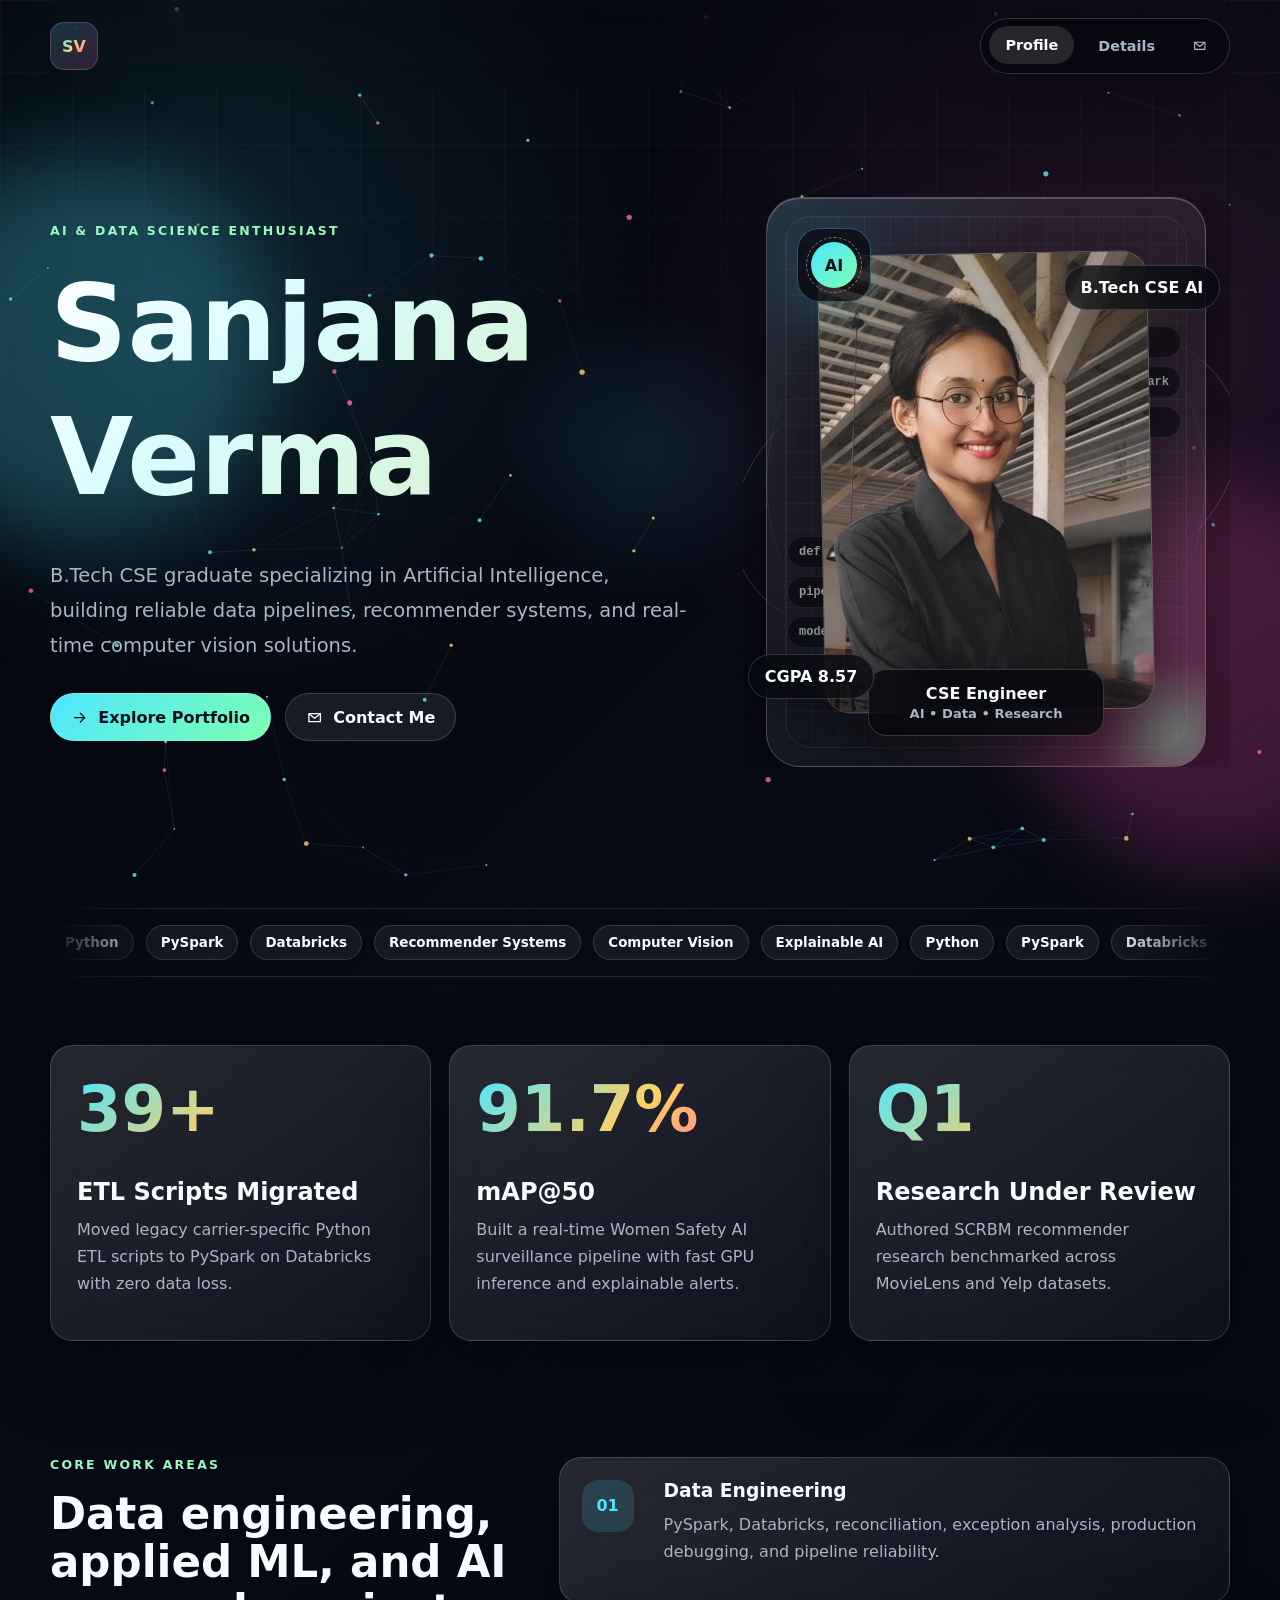
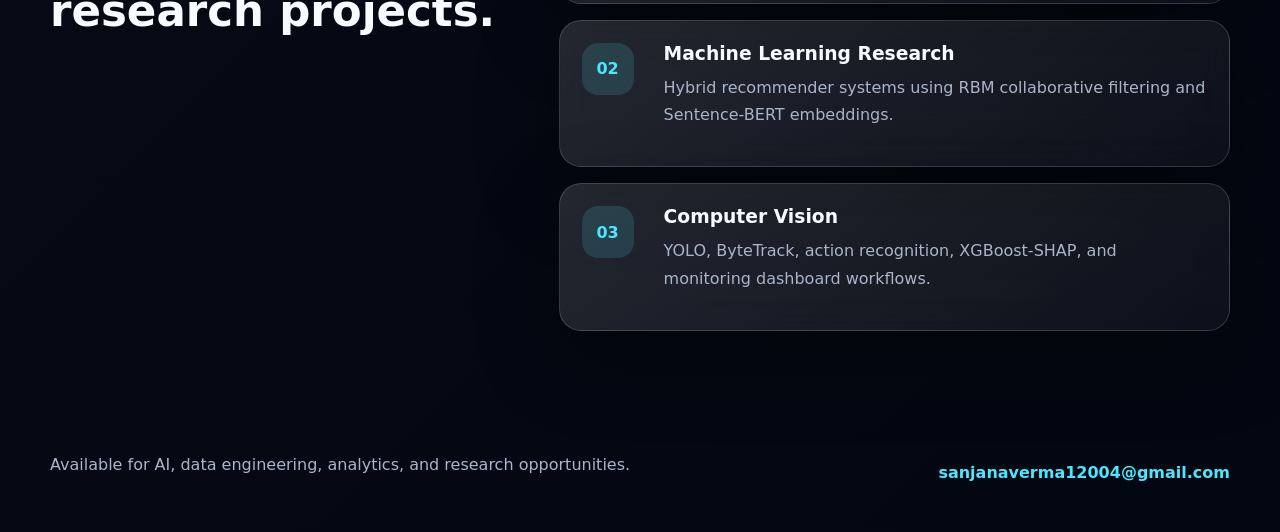
<file: index.html>
<!DOCTYPE html>
<html lang="en">
<head>
  <meta charset="UTF-8" />
  <meta name="viewport" content="width=device-width, initial-scale=1.0" />
  <title>Sanjana Verma | AI & Data Science Portfolio</title>
  <meta name="description" content="Creative portfolio of Sanjana Verma, B.Tech CSE (AI) graduate and AI & Data Science enthusiast." />
  <meta property="og:title" content="Sanjana Verma | AI & Data Science Portfolio" />
  <meta property="og:description" content="Creative portfolio of Sanjana Verma, B.Tech CSE (AI) graduate and AI & Data Science enthusiast." />
  <meta property="og:image" content="assets/sanjana-verma.jpg" />
  <meta property="og:type" content="website" />
  <link rel="stylesheet" href="styles.css" />
</head>
<body>
  <div id="scroll-progress"></div>
  <canvas id="neural-bg" aria-hidden="true"></canvas>
  <div class="ambient ambient-one"></div>
  <div class="ambient ambient-two"></div>

  <header class="site-header">
    <a class="brand" href="index.html" aria-label="Sanjana Verma home">
      <span>SV</span>
    </a>
    <nav class="nav-links" aria-label="Primary navigation">
      <a href="index.html" class="active">Profile</a>
      <a href="details.html">Details</a>
      <a class="nav-icon" href="mailto:sanjanaverma12004@gmail.com" aria-label="Email Sanjana Verma">
        <svg viewBox="0 0 24 24" aria-hidden="true">
          <path d="M4 6.5h16v11H4z"></path>
          <path d="m4.5 7 7.5 6 7.5-6"></path>
        </svg>
      </a>
    </nav>
  </header>

  <main>
    <section class="hero">
      <div class="hero-copy reveal">
        <p class="eyebrow">AI & Data Science Enthusiast</p>
        <h1 data-typewriter>Sanjana Verma</h1>
        <p class="lead">
          B.Tech CSE graduate specializing in Artificial Intelligence, building reliable data pipelines,
          recommender systems, and real-time computer vision solutions.
        </p>
        <div class="hero-actions">
          <a class="button primary" href="details.html">
            <svg viewBox="0 0 24 24" aria-hidden="true">
              <path d="M5 12h14"></path>
              <path d="m13 6 6 6-6 6"></path>
            </svg>
            Explore Portfolio
          </a>
          <a class="button ghost" href="mailto:sanjanaverma12004@gmail.com">
            <svg viewBox="0 0 24 24" aria-hidden="true">
              <path d="M4 6.5h16v11H4z"></path>
              <path d="m4.5 7 7.5 6 7.5-6"></path>
            </svg>
            Contact Me
          </a>
        </div>
      </div>

      <div class="portrait-stage reveal">
        <div class="orbit orbit-one"></div>
        <div class="orbit orbit-two"></div>
        <div class="hero-tech-card">
          <div class="cse-logo" aria-label="CSE AI logo">
            <span class="logo-core">AI</span>
            <span class="logo-ring"></span>
          </div>
          <div class="code-rail rail-left">
            <span>def build_future():</span>
            <span>pipeline.run()</span>
            <span>model.explain()</span>
          </div>
          <div class="code-rail rail-right">
            <span>SQL</span>
            <span>PySpark</span>
            <span>CV</span>
          </div>
          <div class="portrait-card">
            <img src="assets/sanjana-verma.jpg" alt="Portrait of Sanjana Verma" />
          </div>
          <div class="card-caption">
            <strong>CSE Engineer</strong>
            <span>AI • Data • Research</span>
          </div>
        </div>
        <div class="status-chip chip-top">B.Tech CSE AI</div>
        <div class="status-chip chip-bottom">CGPA 8.57</div>
      </div>
    </section>

    <section class="tech-marquee" aria-label="Technical focus areas">
      <div>
        <span>Python</span>
        <span>PySpark</span>
        <span>Databricks</span>
        <span>Recommender Systems</span>
        <span>Computer Vision</span>
        <span>Explainable AI</span>
        <span>Python</span>
        <span>PySpark</span>
        <span>Databricks</span>
        <span>Recommender Systems</span>
        <span>Computer Vision</span>
        <span>Explainable AI</span>
      </div>
    </section>

    <section class="snapshot">
      <article class="glass-panel reveal">
        <span class="panel-number" data-count="40" data-suffix="+">0</span>
        <h2>ETL Scripts Migrated</h2>
        <p>Moved legacy carrier-specific Python ETL scripts to PySpark on Databricks with zero data loss.</p>
      </article>
      <article class="glass-panel reveal">
        <span class="panel-number" data-count="93.5" data-suffix="%">0</span>
        <h2>mAP@50</h2>
        <p>Built a real-time Women Safety AI surveillance pipeline with fast GPU inference and explainable alerts.</p>
      </article>
      <article class="glass-panel reveal">
        <span class="panel-number">Q1</span>
        <h2>Research Under Review</h2>
        <p>Authored SCRBM recommender research benchmarked across MovieLens and Yelp datasets.</p>
      </article>
    </section>

    <section class="intro-grid">
      <div class="section-heading reveal">
        <p class="eyebrow">Core Work Areas</p>
        <h2>Data engineering, applied ML, and AI research projects.</h2>
      </div>
      <div class="focus-list">
        <article class="focus-item reveal">
          <span>01</span>
          <div>
            <h3>Data Engineering</h3>
            <p>PySpark, Databricks, reconciliation, exception analysis, production debugging, and pipeline reliability.</p>
          </div>
        </article>
        <article class="focus-item reveal">
          <span>02</span>
          <div>
            <h3>Machine Learning Research</h3>
            <p>Hybrid recommender systems using RBM collaborative filtering and Sentence-BERT embeddings.</p>
          </div>
        </article>
        <article class="focus-item reveal">
          <span>03</span>
          <div>
            <h3>Computer Vision</h3>
            <p>YOLO, ByteTrack, action recognition, XGBoost-SHAP, and monitoring dashboard workflows.</p>
          </div>
        </article>
      </div>
    </section>
  </main>

  <button id="back-to-top" aria-label="Back to top">
    <svg viewBox="0 0 24 24" aria-hidden="true">
      <path d="M12 19V5"></path>
      <path d="m5 12 7-7 7 7"></path>
    </svg>
  </button>

  <footer class="footer">
    <p>Available for AI, data engineering, analytics, and research opportunities.</p>
    <a href="mailto:sanjanaverma12004@gmail.com">sanjanaverma12004@gmail.com</a>
  </footer>

  <script src="script.js"></script>
</body>
</html>
</file>
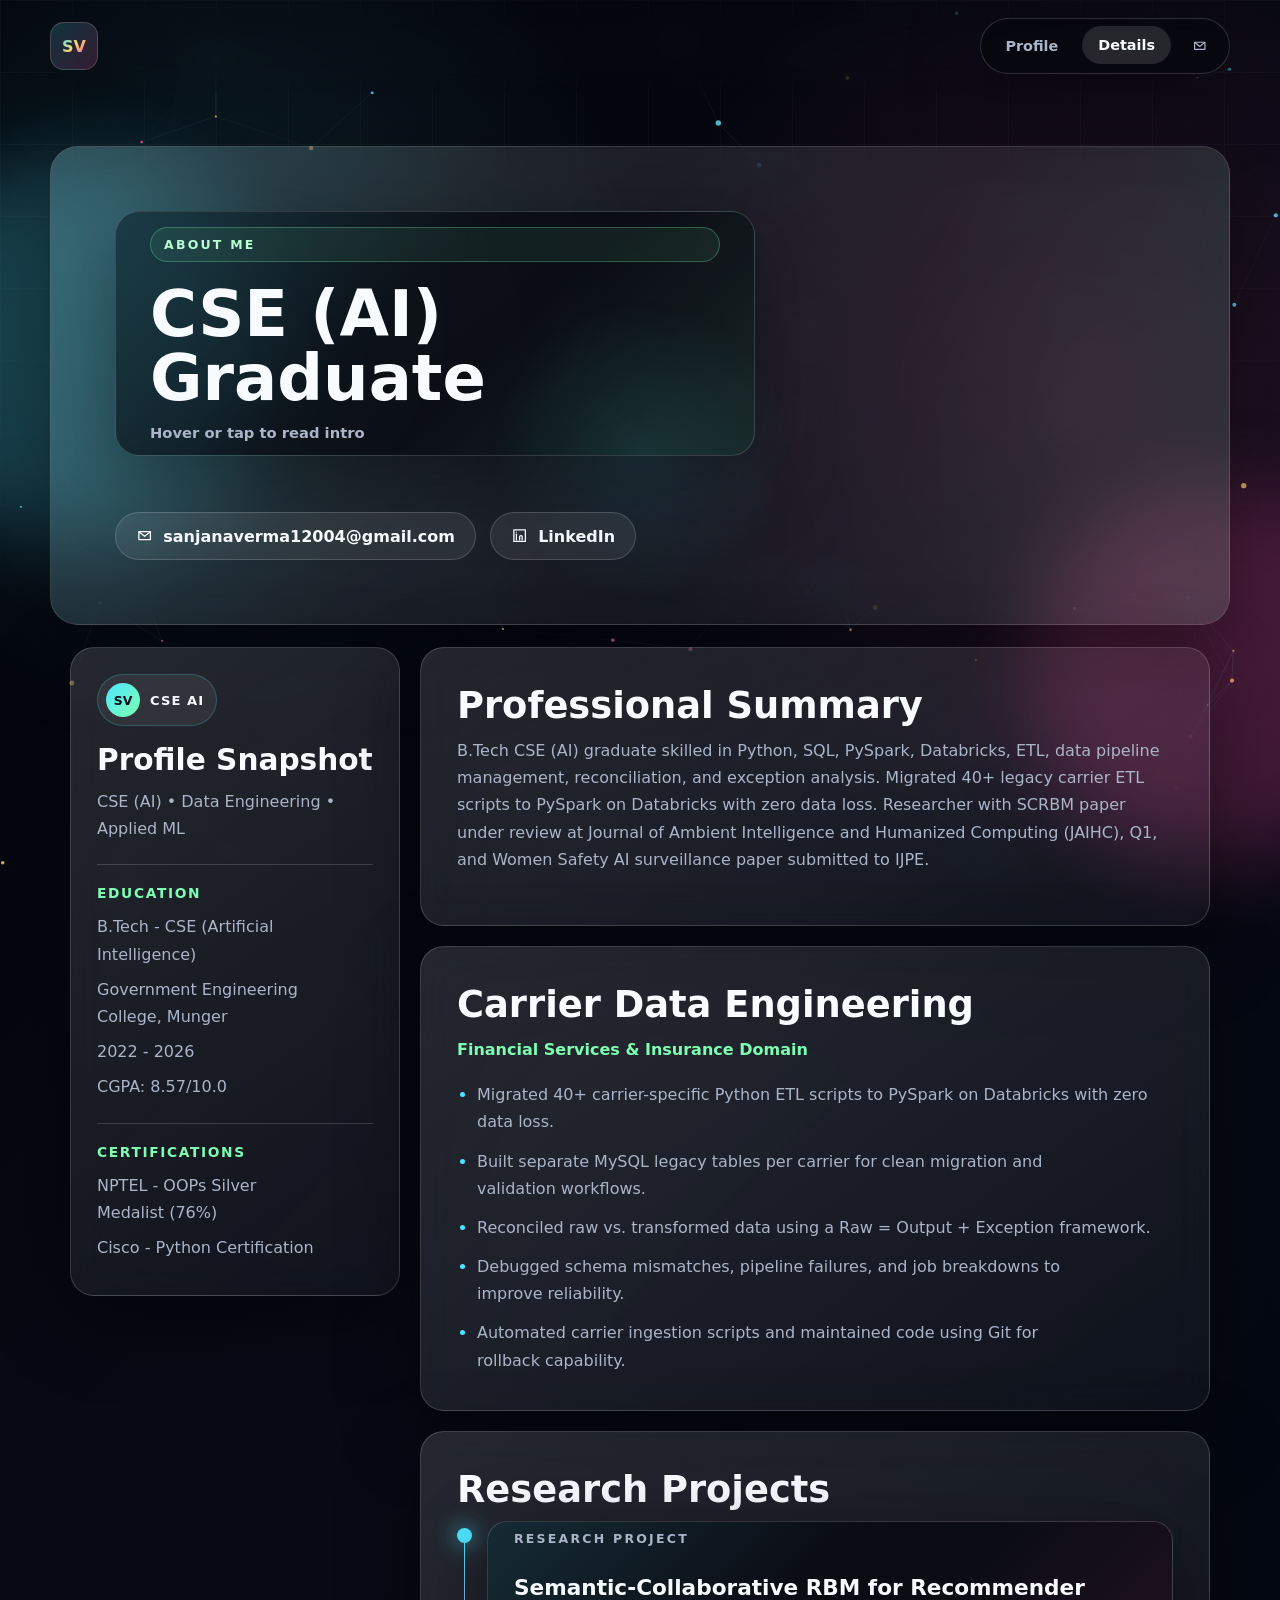
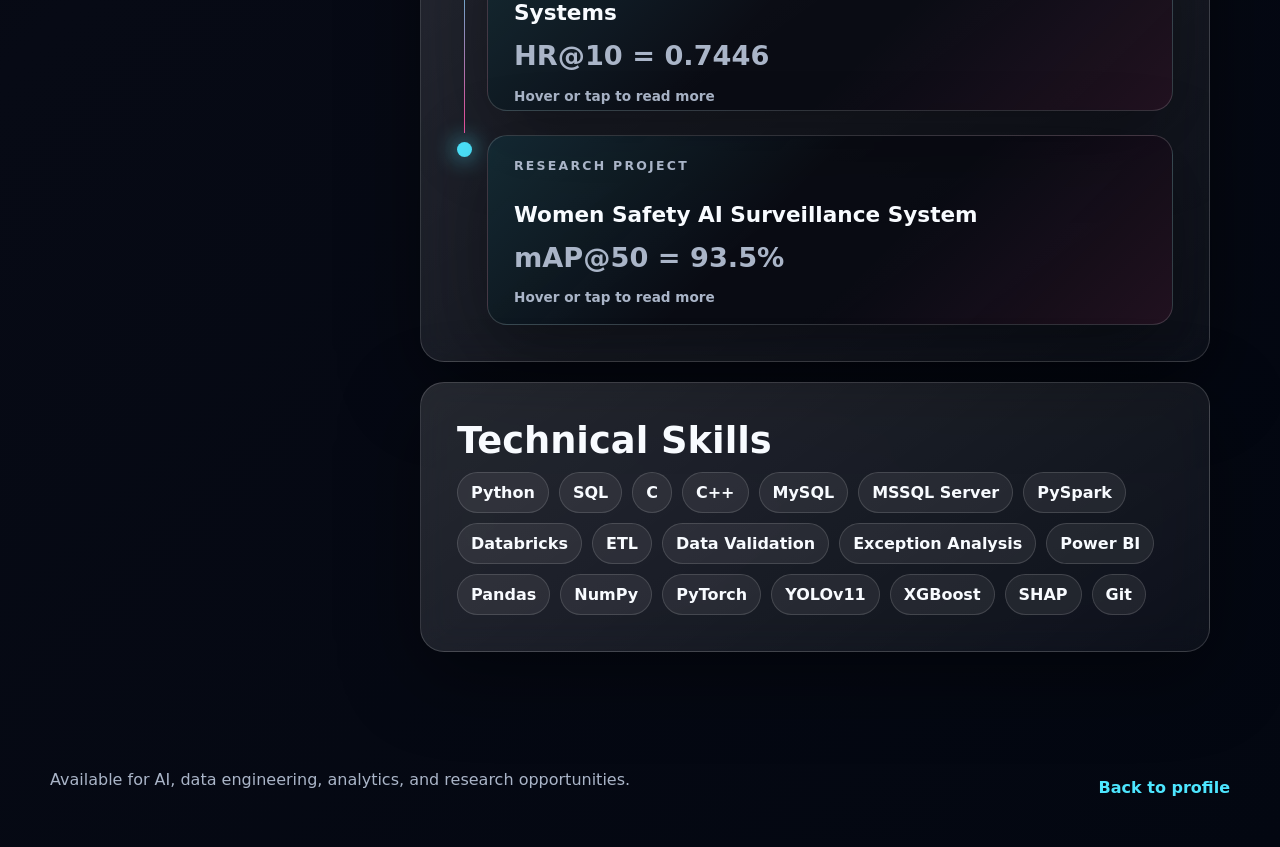
<file: details.html>
<!DOCTYPE html>
<html lang="en">
<head>
  <meta charset="UTF-8" />
  <meta name="viewport" content="width=device-width, initial-scale=1.0" />
  <title>Sanjana Verma | Portfolio Details</title>
  <meta name="description" content="Detailed portfolio and resume information for Sanjana Verma." />
  <meta property="og:title" content="Sanjana Verma | Portfolio Details" />
  <meta property="og:description" content="Detailed portfolio and resume information for Sanjana Verma." />
  <meta property="og:image" content="assets/sanjana-verma.jpg" />
  <meta property="og:type" content="website" />
  <link rel="stylesheet" href="styles.css" />
</head>
<body>
  <div id="scroll-progress"></div>
  <canvas id="neural-bg" aria-hidden="true"></canvas>
  <div class="ambient ambient-one"></div>
  <div class="ambient ambient-two"></div>

  <header class="site-header">
    <a class="brand" href="index.html" aria-label="Sanjana Verma home">
      <span>SV</span>
    </a>
    <nav class="nav-links" aria-label="Primary navigation">
      <a href="index.html">Profile</a>
      <a href="details.html" class="active">Details</a>
      <a class="nav-icon" href="mailto:sanjanaverma12004@gmail.com" aria-label="Email Sanjana Verma">
        <svg viewBox="0 0 24 24" aria-hidden="true">
          <path d="M4 6.5h16v11H4z"></path>
          <path d="m4.5 7 7.5 6 7.5-6"></path>
        </svg>
      </a>
    </nav>
  </header>

  <main class="details-main">
    <section class="details-hero reveal">
      <div class="intro-flip-card" tabindex="0" aria-label="Flip profile introduction card">
        <div class="intro-flip-inner">
          <div class="intro-face intro-front">
            <p class="eyebrow">About Me</p>
            <h1>CSE (AI) Graduate</h1>
            <span>Hover or tap to read intro</span>
          </div>
          <div class="intro-face intro-back">
            <p class="eyebrow">Quick Intro</p>
            <p>
              I am a B.Tech CSE graduate specializing in Artificial Intelligence.
              My work includes PySpark data pipelines, SQL-based validation, recommender
              systems, and real-time computer vision research.
            </p>
          </div>
        </div>
      </div>
      <div class="contact-strip">
        <a href="mailto:sanjanaverma12004@gmail.com">
          <svg viewBox="0 0 24 24" aria-hidden="true">
            <path d="M4 6.5h16v11H4z"></path>
            <path d="m4.5 7 7.5 6 7.5-6"></path>
          </svg>
          sanjanaverma12004@gmail.com
        </a>
        <a href="https://linkedin.com/in/sanjana-verma-73bb36316">
          <svg viewBox="0 0 24 24" aria-hidden="true">
            <path d="M7.5 10v8"></path>
            <path d="M7.5 7v.1"></path>
            <path d="M12 18v-4.4c0-2.2 3.5-2.4 3.5 0V18"></path>
            <path d="M4 4h16v16H4z"></path>
          </svg>
          LinkedIn
        </a>
      </div>
    </section>

    <section class="resume-layout">
      <aside class="profile-sidebar reveal">
        <div class="mini-logo">
          <span>SV</span>
          <strong>CSE AI</strong>
        </div>
        <h2>Profile Snapshot</h2>
        <p>CSE (AI) • Data Engineering • Applied ML</p>
        <div class="sidebar-block">
          <h3>Education</h3>
          <p>B.Tech - CSE (Artificial Intelligence)</p>
          <p>Government Engineering College, Munger</p>
          <p>2022 - 2026</p>
          <p>CGPA: 8.57/10.0</p>
        </div>
        <div class="sidebar-block">
          <h3>Certifications</h3>
          <p>NPTEL - OOPs Silver Medalist (76%)</p>
          <p>Cisco - Python Certification</p>
        </div>
      </aside>

      <div class="resume-content">
        <section class="resume-section reveal">
          <h2>Professional Summary</h2>
          <p>
            B.Tech CSE (AI) graduate skilled in Python, SQL, PySpark, Databricks, ETL,
            data pipeline management, reconciliation, and exception analysis. Migrated 40+ legacy
            carrier ETL scripts to PySpark on Databricks with zero data loss. Researcher with SCRBM
            paper under review at Journal of Ambient Intelligence and Humanized Computing (JAIHC), Q1,
            and Women Safety AI surveillance paper submitted to IJPE.
          </p>
        </section>

        <section class="resume-section reveal">
          <h2>Carrier Data Engineering</h2>
          <p class="muted">Financial Services & Insurance Domain</p>
          <ul class="accent-list">
            <li>Migrated 40+ carrier-specific Python ETL scripts to PySpark on Databricks with zero data loss.</li>
            <li>Built separate MySQL legacy tables per carrier for clean migration and validation workflows.</li>
            <li>Reconciled raw vs. transformed data using a Raw = Output + Exception framework.</li>
            <li>Debugged schema mismatches, pipeline failures, and job breakdowns to improve reliability.</li>
            <li>Automated carrier ingestion scripts and maintained code using Git for rollback capability.</li>
          </ul>
        </section>

        <section class="resume-section reveal">
          <h2>Research Projects</h2>
          <div class="timeline">
            <article>
              <span></span>
              <div class="research-flip-card" tabindex="0" aria-label="Flip card: Semantic-Collaborative RBM for Recommender Systems">
                <div class="research-flip-inner">
                  <div class="research-face research-front">
                    <p class="eyebrow">Research Project</p>
                    <h3>Semantic-Collaborative RBM for Recommender Systems</h3>
                    <p class="research-stat">HR@10 = 0.7446</p>
                    <span>Hover or tap to read more</span>
                  </div>
                  <div class="research-face research-back">
                    <h3>Semantic-Collaborative RBM for Recommender Systems</h3>
                    <p>
                      Engineered SCRBM and SCRBM+, hybrid ML architectures combining RBM collaborative
                      filtering with Sentence-BERT embeddings. Benchmarked across MovieLens 100K, 1M, 10M,
                      and Yelp2020.
                    </p>
                    <p>
                      Ranked 1st among 10 SOTA models, including HR@10 = 0.7446 on MovieLens 1M,
                      +18.1% over LightGCN with p &lt; 0.001.
                    </p>
                  </div>
                </div>
              </div>
            </article>
            <article>
              <span></span>
              <div class="research-flip-card" tabindex="0" aria-label="Flip card: Women Safety AI Surveillance System">
                <div class="research-flip-inner">
                  <div class="research-face research-front">
                    <p class="eyebrow">Research Project</p>
                    <h3>Women Safety AI Surveillance System</h3>
                    <p class="research-stat">mAP@50 = 93.5%</p>
                    <span>Hover or tap to read more</span>
                  </div>
                  <div class="research-face research-back">
                    <h3>Women Safety AI Surveillance System</h3>
                    <p>
                      Built a 4-stage real-time pipeline using YOLOv11l, ByteTrack, R(2+1)D-18,
                      and XGBoost-SHAP, achieving mAP@50 = 93.5% and 81 FPS on GPU.
                    </p>
                    <p>
                      Engineered the AURA risk-fusion module for Safe, Suspicious, and Critical alerts,
                      with 5-fold CV F1 = 0.913 and a full-stack monitoring dashboard.
                    </p>
                  </div>
                </div>
              </div>
            </article>
          </div>
        </section>

        <section class="resume-section reveal">
          <h2>Technical Skills</h2>
          <div class="skill-cloud">
            <span>Python</span>
            <span>SQL</span>
            <span>C</span>
            <span>C++</span>
            <span>MySQL</span>
            <span>MSSQL Server</span>
            <span>PySpark</span>
            <span>Databricks</span>
            <span>ETL</span>
            <span>Data Validation</span>
            <span>Exception Analysis</span>
            <span>Power BI</span>
            <span>Pandas</span>
            <span>NumPy</span>
            <span>PyTorch</span>
            <span>YOLOv11</span>
            <span>XGBoost</span>
            <span>SHAP</span>
            <span>Git</span>
          </div>
        </section>
      </div>
    </section>
  </main>

  <button id="back-to-top" aria-label="Back to top">
    <svg viewBox="0 0 24 24" aria-hidden="true">
      <path d="M12 19V5"></path>
      <path d="m5 12 7-7 7 7"></path>
    </svg>
  </button>

  <footer class="footer">
    <p>Available for AI, data engineering, analytics, and research opportunities.</p>
    <a href="index.html">Back to profile</a>
  </footer>

  <script src="script.js"></script>
</body>
</html>
</file>
<file: styles.css>
:root {
  --bg: #05060d;
  --bg-soft: #0b1020;
  --panel: rgba(255, 255, 255, 0.08);
  --panel-strong: rgba(255, 255, 255, 0.13);
  --line: rgba(255, 255, 255, 0.16);
  --text: #f8fbff;
  --muted: #aab5c8;
  --cyan: #4de6ff;
  --rose: #ff4fa3;
  --gold: #ffd166;
  --green: #7dffb2;
  --violet: #a78bfa;
  --shadow: 0 24px 80px rgba(0, 0, 0, 0.42);
  --surface-rgb: 5, 6, 13;
  --font-body: "Aptos", "Segoe UI Variable Text", "Segoe UI", system-ui, -apple-system, BlinkMacSystemFont, sans-serif;
  --font-display: "Aptos Display", "Segoe UI Variable Display", "Segoe UI", system-ui, -apple-system, BlinkMacSystemFont, sans-serif;
  --font-code: "Cascadia Code", Consolas, "Courier New", monospace;
  --body-grad: radial-gradient(circle at 16% 12%, rgba(77, 230, 255, 0.12), transparent 28rem),
    radial-gradient(circle at 86% 16%, rgba(255, 79, 163, 0.12), transparent 30rem),
    linear-gradient(135deg, #03040a 0%, #070a15 45%, #030711 100%);
  --grid-line: rgba(255, 255, 255, 0.04);
}

* {
  box-sizing: border-box;
}

html {
  scroll-behavior: smooth;
}

body {
  min-height: 100vh;
  margin: 0;
  overflow-x: hidden;
  background: var(--body-grad);
  color: var(--text);
  font-family: var(--font-body);
  letter-spacing: 0;
  transition: background 0.4s ease, color 0.4s ease;
}

body,
button,
input,
textarea {
  -webkit-font-smoothing: antialiased;
  text-rendering: optimizeLegibility;
}

body::before {
  content: "";
  position: fixed;
  inset: 0;
  pointer-events: none;
  background-image:
    linear-gradient(var(--grid-line) 1px, transparent 1px),
    linear-gradient(90deg, var(--grid-line) 1px, transparent 1px);
  background-size: 72px 72px;
  mask-image: linear-gradient(to bottom, rgba(0, 0, 0, 0.9), transparent 78%);
  z-index: -2;
}

a {
  color: inherit;
  text-decoration: none;
}

#neural-bg {
  position: fixed;
  inset: 0;
  width: 100vw;
  height: 100vh;
  z-index: -3;
}

.ambient {
  position: fixed;
  width: 24rem;
  height: 24rem;
  border-radius: 50%;
  filter: blur(42px);
  opacity: 0.22;
  pointer-events: none;
  z-index: -1;
  animation: drift 12s ease-in-out infinite alternate;
}

.ambient-one {
  left: -7rem;
  top: 10rem;
  background: var(--cyan);
}

.ambient-two {
  right: -8rem;
  bottom: 2rem;
  background: var(--rose);
  animation-delay: -5s;
}

.site-header {
  position: sticky;
  top: 0;
  z-index: 10;
  display: flex;
  align-items: center;
  justify-content: space-between;
  width: min(1180px, calc(100% - 40px));
  margin: 0 auto;
  padding: 18px 0;
  backdrop-filter: blur(16px);
}

.brand {
  display: grid;
  width: 48px;
  height: 48px;
  place-items: center;
  border: 1px solid var(--line);
  border-radius: 14px;
  background: linear-gradient(135deg, rgba(77, 230, 255, 0.18), rgba(255, 79, 163, 0.18));
  box-shadow: var(--shadow);
  font-family: var(--font-display);
  font-weight: 800;
}

.brand span {
  background: linear-gradient(135deg, var(--cyan), var(--gold), var(--rose));
  -webkit-background-clip: text;
  background-clip: text;
  color: transparent;
}

.nav-links {
  display: flex;
  align-items: center;
  gap: 8px;
  padding: 8px;
  border: 1px solid var(--line);
  border-radius: 999px;
  background: rgba(var(--surface-rgb), 0.68);
  box-shadow: var(--shadow);
  scrollbar-width: none;
}

.nav-links::-webkit-scrollbar {
  display: none;
}

.nav-links a {
  display: inline-flex;
  min-height: 38px;
  align-items: center;
  justify-content: center;
  padding: 10px 16px;
  border-radius: 999px;
  color: var(--muted);
  font-family: var(--font-display);
  font-size: 0.9rem;
  font-weight: 750;
  transition: color 0.25s ease, background 0.25s ease, transform 0.25s ease;
}

.nav-icon {
  width: 42px;
  padding: 0 !important;
}

svg {
  width: 1.08em;
  height: 1.08em;
  fill: none;
  stroke: currentColor;
  stroke-width: 1.8;
  stroke-linecap: round;
  stroke-linejoin: round;
  flex: 0 0 auto;
}

.nav-links a:hover,
.nav-links a.active {
  color: var(--text);
  background: rgba(255, 255, 255, 0.12);
  transform: translateY(-1px);
}

.hero {
  display: grid;
  grid-template-columns: minmax(0, 1.02fr) minmax(320px, 0.78fr);
  align-items: center;
  gap: 56px;
  width: min(1180px, calc(100% - 40px));
  min-height: calc(100vh - 84px);
  margin: 0 auto;
  padding: 44px 0 80px;
}

.eyebrow {
  margin: 0 0 18px;
  color: #9df7c1;
  font-family: var(--font-display);
  font-size: 0.78rem;
  font-weight: 850;
  letter-spacing: 0.18em;
  text-transform: uppercase;
}

h1,
h2,
h3,
p {
  margin-top: 0;
}

p,
li {
  font-weight: 430;
}

.hero h1 {
  max-width: 780px;
  margin-bottom: 22px;
  font-family: var(--font-display);
  font-size: clamp(3.6rem, 8.4vw, 7.4rem);
  font-weight: 850;
  line-height: 1.25;
  padding-bottom: 0.12em;
  letter-spacing: 0;
  overflow-wrap: anywhere;
  background: linear-gradient(135deg, #ffffff 0%, #d9fbff 34%, #d8f6df 62%, #ffd9ed 100%);
  -webkit-background-clip: text;
  background-clip: text;
  color: transparent;
}

.details-hero h1 {
  max-width: 880px;
  margin-bottom: 18px;
  color: var(--text);
  font-family: var(--font-display);
  font-size: clamp(2.1rem, 4.1vw, 3.8rem);
  font-weight: 820;
  line-height: 1.08;
  letter-spacing: 0;
  overflow-wrap: anywhere;
}

.lead {
  max-width: 720px;
  color: var(--muted);
  font-size: clamp(1.04rem, 1.8vw, 1.22rem);
  line-height: 1.78;
  text-wrap: pretty;
}

.hero-actions,
.contact-strip {
  display: flex;
  flex-wrap: wrap;
  gap: 14px;
  margin-top: 30px;
}

.button,
.contact-strip a {
  display: inline-flex;
  min-height: 48px;
  align-items: center;
  justify-content: center;
  gap: 10px;
  border: 1px solid var(--line);
  border-radius: 999px;
  padding: 13px 20px;
  font-family: var(--font-display);
  font-weight: 800;
  transition: transform 0.25s ease, border-color 0.25s ease, background 0.25s ease;
}

.button:hover,
.contact-strip a:hover {
  transform: translateY(-3px);
  border-color: rgba(255, 255, 255, 0.34);
}

.button.primary {
  background: linear-gradient(135deg, var(--cyan), var(--green));
  color: #031018;
}

.button.ghost,
.contact-strip a {
  background: rgba(255, 255, 255, 0.08);
  color: var(--text);
  overflow-wrap: anywhere;
}

.portrait-stage {
  position: relative;
  display: grid;
  min-height: 560px;
  place-items: center;
  overflow: hidden;
}

.hero-tech-card {
  position: relative;
  display: grid;
  width: min(440px, 86vw);
  min-height: 570px;
  place-items: center;
  border: 1px solid rgba(255, 255, 255, 0.2);
  border-radius: 34px;
  background:
    linear-gradient(135deg, rgba(77, 230, 255, 0.14), transparent 28%),
    linear-gradient(315deg, rgba(255, 79, 163, 0.16), transparent 34%),
    rgba(255, 255, 255, 0.07);
  box-shadow: var(--shadow), inset 0 1px 0 rgba(255, 255, 255, 0.22);
  backdrop-filter: blur(22px);
  overflow: hidden;
}

.hero-tech-card::before {
  content: "";
  position: absolute;
  inset: 18px;
  border: 1px solid rgba(255, 255, 255, 0.1);
  border-radius: 26px;
  background-image:
    linear-gradient(rgba(255, 255, 255, 0.055) 1px, transparent 1px),
    linear-gradient(90deg, rgba(255, 255, 255, 0.055) 1px, transparent 1px);
  background-size: 26px 26px;
  opacity: 0.75;
}

.hero-tech-card::after {
  content: "";
  position: absolute;
  width: 170px;
  height: 170px;
  right: -56px;
  bottom: -54px;
  border-radius: 50%;
  background: radial-gradient(circle, rgba(125, 255, 178, 0.36), transparent 64%);
  filter: blur(6px);
}

.portrait-card {
  position: relative;
  z-index: 2;
  width: min(330px, 70vw);
  aspect-ratio: 0.72;
  overflow: hidden;
  border: 1px solid rgba(255, 255, 255, 0.28);
  border-radius: 26px;
  background:
    linear-gradient(145deg, rgba(255, 255, 255, 0.2), rgba(255, 255, 255, 0.04)),
    rgba(var(--surface-rgb), 0.76);
  box-shadow: var(--shadow);
  transform: rotate(-1deg);
  animation: floaty 6s ease-in-out infinite;
}

.portrait-card::before {
  content: "";
  position: absolute;
  inset: 0;
  background: linear-gradient(180deg, transparent 44%, rgba(var(--surface-rgb), 0.34));
  z-index: 1;
}

.portrait-card img,
.profile-sidebar img {
  width: 100%;
  height: 100%;
  object-fit: cover;
}

.portrait-card img {
  object-position: center top;
  transform: scale(1.02);
}

.cse-logo {
  position: absolute;
  z-index: 3;
  left: 30px;
  top: 30px;
  display: grid;
  width: 74px;
  height: 74px;
  place-items: center;
  border: 1px solid rgba(77, 230, 255, 0.34);
  border-radius: 22px;
  background: rgba(var(--surface-rgb), 0.68);
  box-shadow: 0 18px 48px rgba(77, 230, 255, 0.16);
}

.logo-core {
  position: relative;
  z-index: 2;
  display: grid;
  width: 46px;
  height: 46px;
  place-items: center;
  border-radius: 50%;
  background: linear-gradient(135deg, var(--cyan), var(--green));
  color: #031018;
  font-weight: 900;
}

.logo-ring {
  position: absolute;
  width: 56px;
  height: 56px;
  border: 1px dashed rgba(255, 255, 255, 0.44);
  border-radius: 50%;
  animation: rotate 9s linear infinite;
}

.code-rail {
  position: absolute;
  z-index: 1;
  display: grid;
  gap: 8px;
  color: rgba(248, 251, 255, 0.68);
  font-family: var(--font-code);
  font-size: 0.75rem;
  font-weight: 700;
  pointer-events: none;
}

.code-rail span {
  border: 1px solid rgba(255, 255, 255, 0.09);
  border-radius: 999px;
  padding: 8px 11px;
  background: rgba(var(--surface-rgb), 0.52);
}

.rail-left {
  left: 20px;
  bottom: 118px;
}

.rail-right {
  right: 24px;
  top: 128px;
}

.card-caption {
  position: absolute;
  z-index: 4;
  left: 50%;
  bottom: 30px;
  display: grid;
  min-width: 236px;
  gap: 3px;
  transform: translateX(-50%);
  border: 1px solid rgba(255, 255, 255, 0.18);
  border-radius: 18px;
  padding: 14px 18px;
  background: rgba(var(--surface-rgb), 0.76);
  box-shadow: var(--shadow);
  text-align: center;
  backdrop-filter: blur(14px);
}

.card-caption strong {
  color: var(--text);
  font-size: 1rem;
}

.card-caption span {
  color: var(--muted);
  font-size: 0.82rem;
  font-weight: 700;
}

.orbit {
  position: absolute;
  border: 1px solid rgba(255, 255, 255, 0.18);
  border-radius: 50%;
  animation: rotate 14s linear infinite;
}

.orbit::after {
  content: "";
  position: absolute;
  width: 14px;
  height: 14px;
  border-radius: 50%;
  background: var(--gold);
  box-shadow: 0 0 22px var(--gold);
}

.orbit-one {
  width: 440px;
  height: 440px;
}

.orbit-one::after {
  right: 54px;
  top: 34px;
}

.orbit-two {
  width: 520px;
  height: 310px;
  transform: rotate(-16deg);
  animation-duration: 18s;
  animation-direction: reverse;
}

.orbit-two::after {
  left: 70px;
  bottom: 22px;
  background: var(--cyan);
  box-shadow: 0 0 22px var(--cyan);
}

.status-chip {
  position: absolute;
  z-index: 5;
  border: 1px solid var(--line);
  border-radius: 999px;
  padding: 12px 16px;
  background: rgba(var(--surface-rgb), 0.72);
  box-shadow: var(--shadow);
  font-weight: 800;
  backdrop-filter: blur(16px);
}

.chip-top {
  right: 2%;
  top: 12%;
}

.chip-bottom {
  left: 1%;
  bottom: 12%;
}

.snapshot,
.intro-grid,
.tech-marquee,
.details-main,
.resume-layout,
.footer {
  width: min(1180px, calc(100% - 40px));
  margin: 0 auto;
}

.tech-marquee {
  position: relative;
  overflow: hidden;
  border-block: 1px solid rgba(255, 255, 255, 0.12);
  margin-bottom: 68px;
  mask-image: linear-gradient(90deg, transparent, #000 10%, #000 90%, transparent);
}

.tech-marquee div {
  display: flex;
  width: max-content;
  gap: 12px;
  padding: 16px 0;
  animation: slideTags 32s linear infinite;
}

.tech-marquee span {
  border: 1px solid rgba(255, 255, 255, 0.14);
  border-radius: 999px;
  padding: 9px 14px;
  background: rgba(255, 255, 255, 0.06);
  color: var(--text);
  font-family: var(--font-display);
  font-size: 0.84rem;
  font-weight: 750;
}

.snapshot {
  display: grid;
  grid-template-columns: repeat(3, minmax(0, 1fr));
  gap: 18px;
  padding-bottom: 80px;
}

.glass-panel,
.resume-section,
.profile-sidebar,
.focus-item,
.details-hero {
  border: 1px solid var(--line);
  background: linear-gradient(145deg, var(--panel-strong), rgba(255, 255, 255, 0.04));
  box-shadow: var(--shadow);
  backdrop-filter: blur(18px);
}

.glass-panel {
  min-height: 238px;
  border-radius: 22px;
  padding: 26px;
}

.panel-number {
  display: block;
  margin-bottom: 32px;
  background: linear-gradient(135deg, var(--cyan), var(--gold), var(--rose));
  -webkit-background-clip: text;
  background-clip: text;
  color: transparent;
  font-size: clamp(2rem, 5vw, 4.2rem);
  font-family: var(--font-display);
  font-weight: 850;
}

.glass-panel h2,
.focus-item h3,
.resume-section h2,
.profile-sidebar h2 {
  font-family: var(--font-display);
  font-weight: 800;
  letter-spacing: 0;
  margin-bottom: 10px;
}

.glass-panel p,
.focus-item p,
.resume-section p,
.profile-sidebar p,
.accent-list {
  color: var(--muted);
  line-height: 1.7;
  text-wrap: pretty;
}

.intro-grid {
  display: grid;
  grid-template-columns: 0.82fr 1.18fr;
  gap: 42px;
  padding: 36px 0 96px;
}

.section-heading h2 {
  max-width: 560px;
  color: var(--text);
  font-size: clamp(1.9rem, 3.4vw, 3.25rem);
  font-family: var(--font-display);
  font-weight: 820;
  line-height: 1.12;
}

.focus-list {
  display: grid;
  gap: 16px;
}

.focus-item {
  display: grid;
  grid-template-columns: 64px 1fr;
  gap: 18px;
  align-items: start;
  border-radius: 22px;
  padding: 22px;
}

.focus-item span {
  display: grid;
  width: 52px;
  height: 52px;
  place-items: center;
  border-radius: 16px;
  background: rgba(77, 230, 255, 0.14);
  color: var(--cyan);
  font-weight: 800;
}

.details-main {
  padding: 54px 0 90px;
}

.details-hero {
  position: relative;
  display: grid;
  gap: 26px;
  border-radius: 28px;
  padding: clamp(28px, 6vw, 64px);
  overflow: hidden;
}

.details-hero::before {
  content: "";
  position: absolute;
  inset: 0;
  background:
    linear-gradient(110deg, rgba(77, 230, 255, 0.12), transparent 34%),
    linear-gradient(290deg, rgba(125, 255, 178, 0.1), transparent 32%);
  pointer-events: none;
}

.details-hero > * {
  position: relative;
  z-index: 1;
}

.details-hero .eyebrow {
  display: inline-flex;
  margin-bottom: 20px;
  border: 1px solid rgba(125, 255, 178, 0.28);
  border-radius: 999px;
  padding: 9px 13px;
  background: rgba(125, 255, 178, 0.08);
  color: #b8ffd1;
}

.intro-flip-card {
  width: min(640px, 100%);
  min-height: 245px;
  perspective: 1100px;
}

.intro-flip-inner {
  position: relative;
  width: 100%;
  min-height: 245px;
  transform-style: preserve-3d;
  transition: transform 0.75s ease;
}

.intro-flip-card:hover .intro-flip-inner,
.intro-flip-card:focus .intro-flip-inner,
.intro-flip-card:focus-within .intro-flip-inner {
  transform: rotateY(180deg);
}

.intro-face {
  position: absolute;
  inset: 0;
  display: grid;
  align-content: center;
  border: 1px solid rgba(255, 255, 255, 0.16);
  border-radius: 24px;
  padding: clamp(24px, 4vw, 34px);
  backface-visibility: hidden;
  box-shadow: var(--shadow);
}

.intro-front {
  background:
    linear-gradient(135deg, rgba(77, 230, 255, 0.14), transparent 42%),
    linear-gradient(315deg, rgba(125, 255, 178, 0.11), transparent 42%),
    rgba(var(--surface-rgb), 0.72);
}

.intro-back {
  background:
    linear-gradient(135deg, rgba(255, 209, 102, 0.12), transparent 38%),
    linear-gradient(315deg, rgba(77, 230, 255, 0.12), transparent 42%),
    rgba(var(--surface-rgb), 0.84);
  transform: rotateY(180deg);
}

.intro-front h1 {
  margin-bottom: 14px;
  color: var(--text);
  font-family: var(--font-display);
  font-size: clamp(2.15rem, 5vw, 4.15rem);
  font-weight: 850;
  line-height: 1;
}

.intro-front span {
  color: var(--muted);
  font-size: 0.92rem;
  font-weight: 700;
}

.intro-back p:last-child {
  max-width: 540px;
  margin-bottom: 0;
  color: var(--muted);
  font-size: clamp(1rem, 1.6vw, 1.16rem);
  line-height: 1.72;
}

.research-flip-card {
  width: 100%;
  min-height: 190px;
  perspective: 1200px;
  cursor: pointer;
}

.research-flip-inner {
  position: relative;
  width: 100%;
  min-height: 190px;
  transform-style: preserve-3d;
  transition: transform 0.7s ease;
}

.research-flip-card:hover .research-flip-inner,
.research-flip-card:focus .research-flip-inner,
.research-flip-card:focus-within .research-flip-inner {
  transform: rotateY(180deg);
}

.research-face {
  position: absolute;
  inset: 0;
  display: grid;
  align-content: center;
  gap: 8px;
  border: 1px solid var(--line);
  border-radius: 20px;
  padding: clamp(18px, 3vw, 26px);
  backface-visibility: hidden;
  box-shadow: var(--shadow);
}

.research-front {
  background:
    linear-gradient(135deg, rgba(77, 230, 255, 0.13), transparent 42%),
    linear-gradient(315deg, rgba(255, 79, 163, 0.1), transparent 42%),
    rgba(var(--surface-rgb), 0.7);
}

.research-back {
  background:
    linear-gradient(135deg, rgba(255, 209, 102, 0.1), transparent 38%),
    linear-gradient(315deg, rgba(77, 230, 255, 0.11), transparent 42%),
    rgba(var(--surface-rgb), 0.84);
  transform: rotateY(180deg);
  align-content: start;
}

.research-front h3 {
  margin: 0;
  color: var(--text);
  font-family: var(--font-display);
  font-size: clamp(1.1rem, 2vw, 1.35rem);
}

.research-stat {
  margin: 0;
  color: var(--cyan);
  font-family: var(--font-display);
  font-size: clamp(1.3rem, 2.4vw, 1.7rem);
  font-weight: 800;
}

.research-front > span {
  color: var(--muted);
  font-size: 0.85rem;
  font-weight: 600;
}

.research-back h3 {
  margin: 0 0 6px;
  color: var(--text);
  font-family: var(--font-display);
  font-size: clamp(1.05rem, 1.9vw, 1.25rem);
}

.research-back p {
  margin: 0 0 10px;
  color: var(--muted);
  font-size: 0.96rem;
  line-height: 1.62;
}

.research-back p:last-child {
  margin-bottom: 0;
}

.resume-layout {
  display: grid;
  grid-template-columns: 330px minmax(0, 1fr);
  gap: 20px;
  margin-top: 22px;
}

.profile-sidebar {
  position: sticky;
  top: 90px;
  align-self: start;
  border-radius: 24px;
  padding: 26px;
}

.mini-logo {
  display: inline-flex;
  align-items: center;
  gap: 10px;
  margin-bottom: 16px;
  border: 1px solid rgba(77, 230, 255, 0.22);
  border-radius: 999px;
  padding: 8px 12px 8px 8px;
  background: rgba(255, 255, 255, 0.07);
}

.mini-logo span {
  display: grid;
  width: 34px;
  height: 34px;
  place-items: center;
  border-radius: 50%;
  background: linear-gradient(135deg, var(--cyan), var(--green));
  color: #031018;
  font-size: 0.78rem;
  font-weight: 900;
}

.mini-logo strong {
  color: var(--text);
  font-size: 0.82rem;
  letter-spacing: 0.08em;
}

.profile-sidebar img {
  height: 330px;
  border-radius: 18px;
  margin-bottom: 20px;
}

.profile-sidebar h2 {
  margin-bottom: 8px;
  font-size: 1.85rem;
  line-height: 1.22;
  padding-bottom: 2px;
}

.sidebar-block {
  margin-top: 22px;
  padding-top: 20px;
  border-top: 1px solid var(--line);
}

.sidebar-block h3 {
  margin-bottom: 12px;
  color: var(--green);
  font-size: 0.86rem;
  letter-spacing: 0.12em;
  text-transform: uppercase;
}

.sidebar-block p {
  margin-bottom: 8px;
}

.resume-content {
  display: grid;
  gap: 20px;
}

.resume-section {
  border-radius: 24px;
  padding: clamp(24px, 4vw, 36px);
}

.resume-section h2 {
  font-size: clamp(1.55rem, 3vw, 2.3rem);
}

.resume-section h3 {
  font-family: var(--font-display);
  font-weight: 800;
}

.muted {
  color: var(--green) !important;
  font-weight: 700;
}

.accent-list {
  display: grid;
  gap: 12px;
  margin: 18px 0 0;
  padding-left: 20px;
}

.accent-list li::marker {
  color: var(--cyan);
}

.timeline {
  display: grid;
  gap: 24px;
}

.timeline article {
  position: relative;
  padding-left: 30px;
}

.timeline article::before {
  content: "";
  position: absolute;
  left: 7px;
  top: 21px;
  bottom: -22px;
  width: 1px;
  background: linear-gradient(var(--cyan), var(--rose));
}

.timeline article:last-child::before {
  display: none;
}

.timeline > article > span {
  position: absolute;
  left: 0;
  top: 7px;
  width: 15px;
  height: 15px;
  border-radius: 50%;
  background: var(--cyan);
  box-shadow: 0 0 22px var(--cyan);
}

.skill-cloud {
  display: flex;
  flex-wrap: wrap;
  gap: 10px;
}

.skill-cloud span {
  border: 1px solid rgba(255, 255, 255, 0.14);
  border-radius: 999px;
  padding: 10px 13px;
  background: rgba(255, 255, 255, 0.07);
  color: var(--text);
  font-family: var(--font-display);
  font-weight: 750;
}

.footer {
  display: flex;
  align-items: center;
  justify-content: space-between;
  gap: 20px;
  padding: 28px 0 42px;
  color: var(--muted);
}

.footer a {
  color: var(--cyan);
  font-weight: 800;
}

.reveal {
  opacity: 0;
  transform: translateY(28px);
  transition: opacity 0.8s ease, transform 0.8s ease;
}

.reveal.visible {
  opacity: 1;
  transform: translateY(0);
}

@keyframes drift {
  to {
    transform: translate3d(42px, -36px, 0) scale(1.08);
  }
}

@keyframes floaty {
  0%,
  100% {
    transform: rotate(2deg) translateY(0);
  }
  50% {
    transform: rotate(-1deg) translateY(-18px);
  }
}

@keyframes rotate {
  to {
    transform: rotate(360deg);
  }
}

@keyframes slideTags {
  to {
    transform: translateX(-50%);
  }
}

@media (max-width: 920px) {
  .hero,
  .intro-grid,
  .resume-layout {
    grid-template-columns: 1fr;
  }

  .hero {
    min-height: auto;
    padding-top: 36px;
  }

  .portrait-stage {
    min-height: 470px;
  }

  .hero-tech-card {
    min-height: 520px;
  }

  .snapshot {
    grid-template-columns: 1fr;
  }

  .profile-sidebar {
    position: static;
  }
}

@media (max-width: 640px) {
  .site-header {
    width: min(100% - 28px, 1180px);
    align-items: center;
    gap: 14px;
    padding: 12px 0;
  }

  .nav-links {
    max-width: calc(100vw - 96px);
    overflow-x: auto;
    border-radius: 999px;
    padding: 6px;
  }

  .nav-links a {
    min-height: 34px;
    padding: 8px 12px;
    font-size: 0.84rem;
    white-space: nowrap;
  }

  .hero,
  .snapshot,
  .intro-grid,
  .details-main,
  .resume-layout,
  .footer {
    width: min(100% - 28px, 1180px);
  }

  .hero h1 {
    font-size: clamp(3rem, 17vw, 5.2rem);
    line-height: 1.2;
  }

  .intro-front h1 {
    font-size: clamp(1.85rem, 8.5vw, 2.8rem);
    line-height: 1.12;
  }

  .lead {
    font-size: 1.02rem;
    line-height: 1.65;
  }

  .hero-actions,
  .contact-strip {
    display: grid;
    grid-template-columns: 1fr;
  }

  .button,
  .contact-strip a {
    width: 100%;
    min-height: 46px;
  }

  .hero {
    gap: 22px;
    padding-bottom: 54px;
  }

  .portrait-stage {
    min-height: 500px;
    margin-inline: -6px;
  }

  .hero-tech-card {
    width: min(350px, 92vw);
    min-height: 472px;
    border-radius: 28px;
  }

  .hero-tech-card::before {
    inset: 12px;
    border-radius: 22px;
  }

  .portrait-card {
    width: min(252px, 68vw);
    border-radius: 24px;
  }

  .cse-logo {
    left: 18px;
    top: 18px;
    width: 60px;
    height: 60px;
    border-radius: 18px;
  }

  .logo-core {
    width: 38px;
    height: 38px;
    font-size: 0.84rem;
  }

  .logo-ring {
    width: 47px;
    height: 47px;
  }

  .code-rail {
    font-size: 0.66rem;
  }

  .code-rail span {
    padding: 7px 9px;
  }

  .rail-left {
    left: 14px;
    bottom: 94px;
  }

  .rail-right {
    right: 14px;
    top: 94px;
  }

  .card-caption {
    bottom: 22px;
    min-width: 210px;
    padding: 12px 14px;
  }

  .orbit-one {
    width: min(326px, 88vw);
    height: min(326px, 88vw);
  }

  .orbit-two {
    width: min(352px, 96vw);
    height: 220px;
  }

  .chip-top {
    top: 72px;
    right: 10px;
  }

  .chip-bottom {
    left: 10px;
    bottom: 58px;
  }

  .status-chip {
    padding: 10px 12px;
    font-size: 0.78rem;
  }

  .glass-panel {
    min-height: auto;
    padding: 22px;
  }

  .panel-number {
    margin-bottom: 16px;
  }

  .focus-item {
    grid-template-columns: 1fr;
    padding: 20px;
  }

  .details-main {
    padding-top: 32px;
  }

  .details-hero {
    border-radius: 22px;
    padding: 24px;
  }

  .intro-flip-card,
  .intro-flip-inner {
    min-height: 270px;
  }

  .research-flip-card {
    min-height: auto;
    cursor: default;
  }

  .research-flip-inner {
    min-height: auto;
    transform: none !important;
  }

  .research-flip-card:hover .research-flip-inner,
  .research-flip-card:focus .research-flip-inner,
  .research-flip-card:focus-within .research-flip-inner {
    transform: none !important;
  }

  .research-face {
    position: static;
    transform: none !important;
    backface-visibility: visible;
  }

  .research-front {
    border-radius: 20px 20px 0 0;
    border-bottom: none;
    padding-bottom: 10px;
  }

  .research-front > span {
    display: none;
  }

  .research-back {
    border-radius: 0 0 20px 20px;
    border-top: 1px solid var(--line);
  }

  .profile-sidebar img {
    height: 290px;
  }

  .resume-section {
    border-radius: 20px;
    padding: 22px;
  }

  .skill-cloud span {
    padding: 9px 11px;
    font-size: 0.9rem;
  }

  .footer {
    align-items: flex-start;
    flex-direction: column;
  }
}

@media (max-width: 390px) {
  .brand {
    width: 42px;
    height: 42px;
    border-radius: 12px;
  }

  .nav-links {
    max-width: calc(100vw - 82px);
  }

  .nav-links a {
    padding-inline: 10px;
  }

  .hero h1 {
    font-size: clamp(2.7rem, 16vw, 4.25rem);
  }

  .intro-front h1 {
    font-size: clamp(1.72rem, 8vw, 2.45rem);
  }

  .portrait-stage {
    min-height: 468px;
  }

  .hero-tech-card {
    width: min(326px, 92vw);
    min-height: 444px;
  }

  .portrait-card {
    width: min(232px, 66vw);
  }

  .rail-left {
    display: none;
  }

  .rail-right {
    right: 12px;
    top: 88px;
  }

  .profile-sidebar img {
    height: 260px;
  }
}

@media (prefers-reduced-motion: reduce) {
  *,
  *::before,
  *::after {
    animation-duration: 0.01ms !important;
    animation-iteration-count: 1 !important;
    scroll-behavior: auto !important;
    transition-duration: 0.01ms !important;
  }
}

#scroll-progress {
  position: fixed;
  top: 0;
  left: 0;
  height: 3px;
  width: 0%;
  background: linear-gradient(90deg, var(--cyan), var(--gold), var(--rose));
  z-index: 100;
  transition: width 0.1s ease-out;
}

#cursor-glow {
  position: fixed;
  top: 0;
  left: 0;
  width: 320px;
  height: 320px;
  margin-left: -160px;
  margin-top: -160px;
  border-radius: 50%;
  background: radial-gradient(circle, rgba(77, 230, 255, 0.1), transparent 68%);
  pointer-events: none;
  z-index: 1;
  will-change: transform;
}

.portrait-stage {
  perspective: 1400px;
}

.hero-tech-card {
  transition: transform 0.28s ease-out;
  transform-style: preserve-3d;
  will-change: transform;
}

#back-to-top {
  position: fixed;
  right: 26px;
  bottom: 26px;
  z-index: 20;
  display: grid;
  width: 50px;
  height: 50px;
  place-items: center;
  border: 1px solid var(--line);
  border-radius: 50%;
  background: rgba(var(--surface-rgb), 0.72);
  backdrop-filter: blur(14px);
  box-shadow: var(--shadow);
  color: var(--text);
  opacity: 0;
  transform: translateY(12px);
  pointer-events: none;
  transition: opacity 0.3s ease, transform 0.3s ease, border-color 0.25s ease;
  cursor: pointer;
}

#back-to-top.visible {
  opacity: 1;
  transform: translateY(0);
  pointer-events: auto;
}

#back-to-top:hover {
  border-color: rgba(255, 255, 255, 0.34);
}

.hero-copy h1[data-typewriter] {
  opacity: 0;
  transform: translateY(16px);
  animation: reveal-name 0.85s cubic-bezier(0.22, 1, 0.36, 1) forwards;
  animation-delay: 0.2s;
}

@keyframes reveal-name {
  to {
    opacity: 1;
    transform: translateY(0);
  }
}

@media (max-width: 640px) {
  #cursor-glow {
    display: none;
  }

  #back-to-top {
    right: 16px;
    bottom: 16px;
    width: 44px;
    height: 44px;
  }
}
</file>
